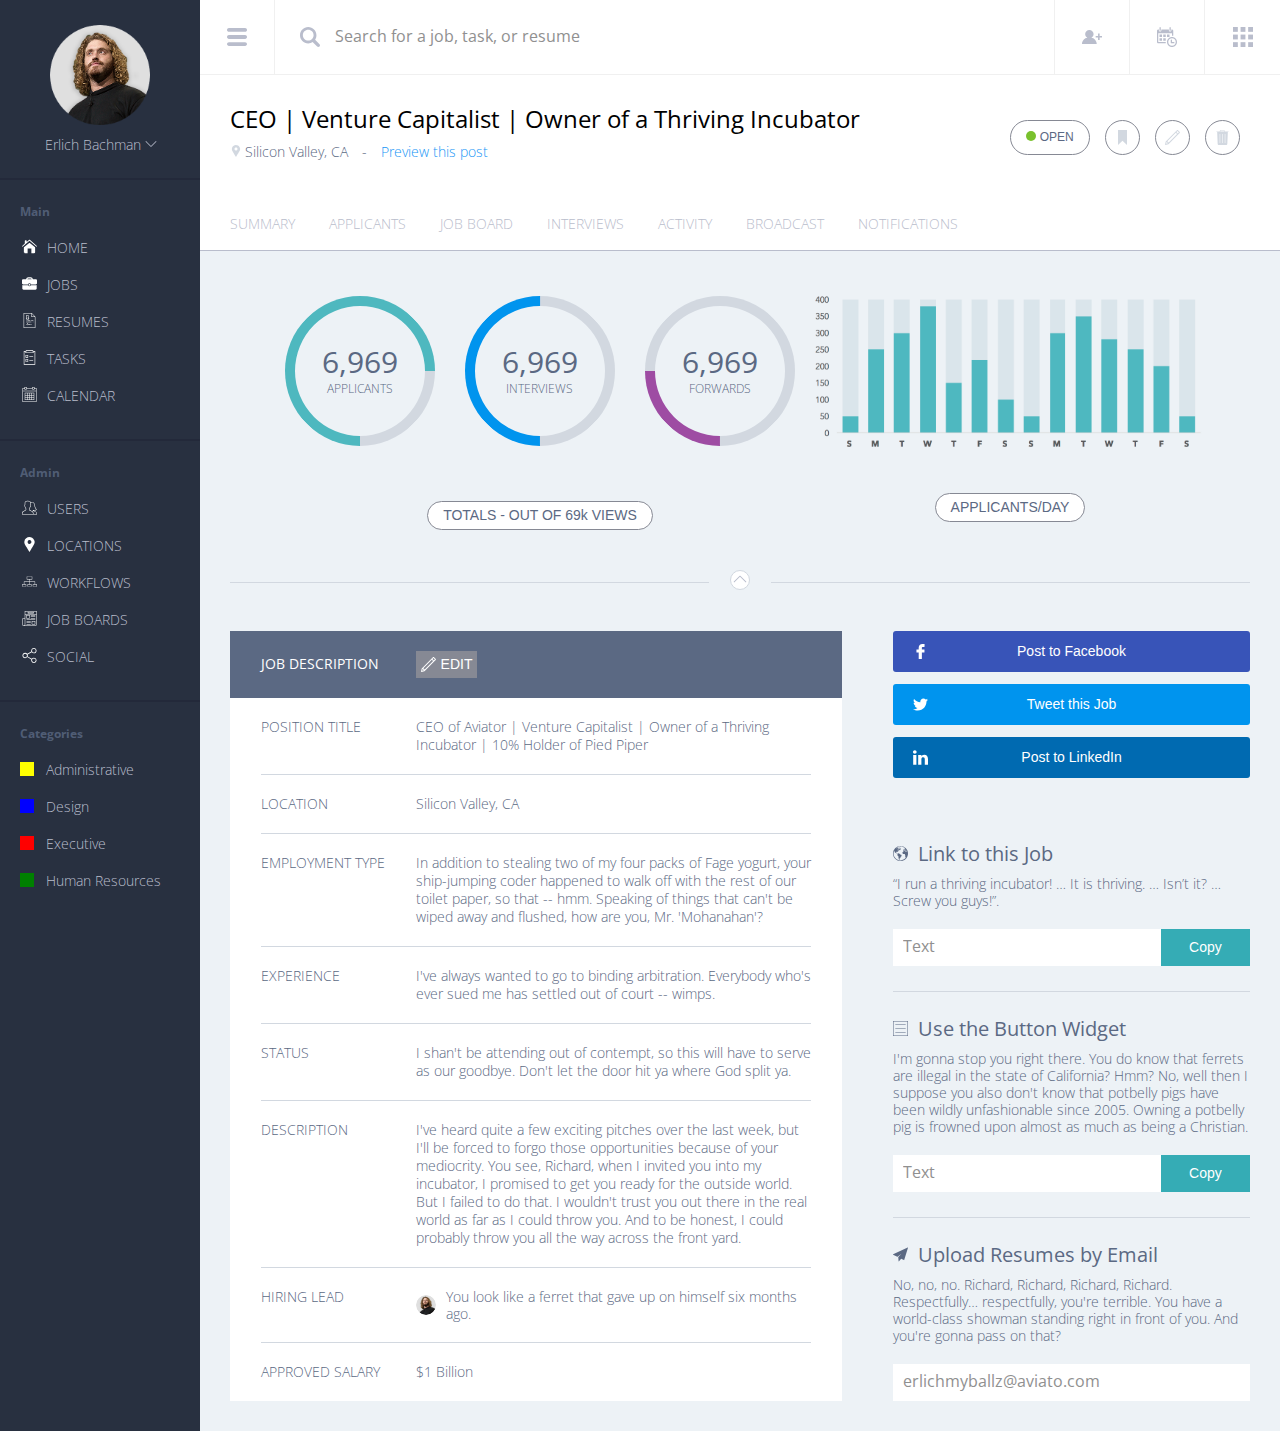
<file: index.html>
<!DOCTYPE html>
<html>
  <head>
    <title>Static Comp #3</title>
    <meta charset="utf-8">
    <meta name="viewport" content="width=device-width, initial-scale=1">
    <link rel="stylesheet" href="normalize.css">
    <link rel="stylesheet" href="finalstyles.css">
    <link href="https://fonts.googleapis.com/css?family=Open+Sans:300,400,700" rel="stylesheet">
  </head>
  <body>
    <sidebar class="sidebar">
      <header class="sidebar-top links">
        <img class="profile-picture" src="assets/erlich.png" alt="Headshot of Erlich Bachman">
        <p class="profile-title">Erlich Bachman</p>
        <img src="assets/drop-down-arrow.svg" class="drop-down-arrow" alt="Drop Down Arrow Icon">
      </header>
      <div class="sidebar-main links">
        <h3 class="sidebar-title">Main</h3>
        <a href='#' class="sidebar-link home">HOME</a>
        <a href="#" class="sidebar-link jobs" >JOBS</a>
        <a href="#" class="sidebar-link resumes">RESUMES</a>
        <a href="#" class="sidebar-link tasks">TASKS</a>
        <a href="#" class="sidebar-link calendar">CALENDAR</a>
      </div>
      <div class="sidebar-admin links">
        <h3 class="sidebar-title">Admin</h3>
        <a href="#" class="sidebar-link users">USERS</a>
        <a href="#" class="sidebar-link locations">LOCATIONS</a>
        <a href="#" class="sidebar-link workflows">WORKFLOWS</a>
        <a href="#" class="sidebar-link job-boards">JOB BOARDS</a>
        <a href="#" class="sidebar-link social">SOCIAL</a>
      </div>
      <div class="sidebar-boxes links">
        <h3 class="sidebar-title">Categories</h3>
        <label class="cb-title">
          <input class="sidebar-checkbox" type="checkbox" id="administrative">
          Administrative
        </label>
        <label class="cb-title">
          <input class="sidebar-checkbox" type="checkbox" id="design">
          Design
        </label>

        <label class="cb-title">
          <input class="sidebar-checkbox" type="checkbox" id="executive">
          Executive
        </label>

        <label class="cb-title">
          <input class="sidebar-checkbox" type="checkbox" id="hr">
          Human Resources
        </label>
      </div>
    </sidebar>
    <main>
      <nav class="top">
        <input class="top-item hamburger-icon" type="button">
        <input class="top-item search" type="search" placeholder="Search for a job, task, or resume">
        <input class="top-item new-profile-icon" type="button">
        <input class="top-item calendar-icon" type="button">
        <input class="top-item grid-icon" type="button">
      </nav>
      <header class="title-header">
        <div class="title-box">
          <h1 class="job-title">CEO | Venture Capitalist | Owner of a Thriving Incubator</h1>
          <p class="headquarters">Silicon Valley, CA</p>
          <p class="title-divider">-</p>
          <a class="preview" href="#">Preview this post</a>
        </div>
        <div class="header-btn-container">
          <button class="title-btn open-btn" type="button" name="open">
            <div class="open-dot"></div>
            OPEN
          </button>
          <button class="title-btn bookmark-btn" type="button" name="flag"></button>
          <button class="title-btn edit-btn" type="button" name="edit"></button>
          <button class="title-btn delete-btn" type="button" name="delete"></button>
        </div>
      </header>
      <section class="tab-bar">
        <a class="tab summary-tab" href="">SUMMARY</a>
        <a class="tab applicants-tab" href="">APPLICANTS</a>
        <a class="tab job-tab" href="">JOB BOARD</a>
        <a class="tab more" href="">MORE ...</a>
        <a class="tab interviews-tab" href="">INTERVIEWS</a>
        <a class="tab activity-tab" href="">ACTIVITY</a>
        <a class="tab broadcast-tab" href="">BROADCAST</a>
        <a class="tab notifications-tab" href="">NOTIFICATIONS</a>
      </section>
      <section class="top-main">
        <div class="chart-container">
          <div class="progress-charts">
            <div class="pie-chart applicants">
              <div class="pie-hole">
                <h2 class="chart-number">6,969</h2>
                <p class="chart-text">APPLICANTS</p>
              </div>
            </div>
            <div class="pie-chart interviews">
              <div class="pie-hole">
                <h2 class="chart-number">6,969</h2>
                <p class="chart-text">INTERVIEWS</p>
              </div>
            </div>
            <div class="pie-chart forwards">
              <div class="pie-hole">
                <h2 class="chart-number">6,969</h2>
                <p class="chart-text">FORWARDS</p>
              </div>
            </div>
          </div>
          <button class="chart-btn" type="button">TOTALS - OUT OF 69k VIEWS</button>
        </div>
        <div class="graph">
          <img class="graph-image" src="assets/graph.png" alt="Bar Graph Showing Applicants Per Day">
          <button class="chart-btn" type="button">APPLICANTS/DAY</button>
        </div>
      </section>
      <div class="divider">
        <hr>
        <div class="divider-arrow">
          <img src="assets/drop-down-arrow.svg" class="up-arrow">
        </div>
        <hr>
      </div>
      <section class="bottom-main">
        <table>
          <thead>
            <tr>
              <th class="table-header">JOB DESCRIPTION</th>
              <th><button class="table-btn edit" type="button" name="edit">EDIT</button></th>
            </tr>
          </thead>
          <tbody>
            <tr>
              <td class="table-title">POSITION TITLE</td>
              <td class="table-description">CEO of Aviator | Venture Capitalist | Owner of a Thriving Incubator | 10% Holder of Pied Piper</td>
            </tr>
            <tr>
              <td class="table-title">LOCATION</td>
              <td class="table-description">Silicon Valley, CA</td>
            </tr>
            <tr>
              <td class="table-title">EMPLOYMENT TYPE</td>
              <td class="table-description">In addition to stealing two of my four packs of Fage yogurt, your ship-jumping coder happened to walk off with the rest of our toilet paper, so that -- hmm. Speaking of things that can't be wiped away and flushed, how are you, Mr. 'Mohanahan'?</td>
            </tr>
            <tr>
              <td class="table-title">EXPERIENCE</td>
              <td class="table-description">I've always wanted to go to binding arbitration. Everybody who's ever sued me has settled out of court -- wimps.</td>
            </tr>
            <tr>
              <td class="table-title">STATUS</td>
              <td class="table-description">I shan't be attending out of contempt, so this will have to serve as our goodbye. Don't let the door hit ya where God split ya.</td>
            </tr>
            <tr>
              <td class="table-title">DESCRIPTION</td>
              <td class="table-description">
                I've heard quite a few exciting pitches over the last week, but I'll be forced to forgo those opportunities because of your mediocrity. You see, Richard, when I invited you into my incubator, I promised to get you ready for the outside world. But I failed to do that. I wouldn't trust you out there in the real world as far as I could throw you. And to be honest, I could probably throw you all the way across the front yard.
              </td>
            </tr>
            <tr>
              <td class="table-title">HIRING LEAD</td>
              <td class="table-description photo-box">
                <img class="hire-photo" src="assets/erlich.png" alt="Headshot of Erlich Bachman">
                <p>You look like a ferret that gave up on himself six months ago.</p>
              </td>
            </tr>
            <tr>
              <td class="table-title">APPROVED SALARY</td>
              <td class="table-description salary">$1 Billion</td>
            </tr>
          </tbody>
        </table>
        <section class="social-box">
          <article class="social-container">
            <button class="social-media facebook"type="button">Post to Facebook</button>
            <button class="social-media twitter"type="button">Tweet this Job</button>
            <button class="social-media linkedin"type="button">Post to LinkedIn</button>
          </article>
          <article class="share">
            <div class="copy-input">
              <h2 class="share-title link-to-job">Link to this Job</h2>
              <p class="share-text">“I run a thriving incubator! … It is thriving. … Isn’t it? … Screw you guys!”.</p>
              <div class="copy-box">
                <input class="copy-text" type="text" placeholder="Text">
                <button class="copy-btn" type="button">Copy</button>
              </div>
            </div>
            <div class="copy-input">
              <h2 class="share-title widget">Use the Button Widget</h2>
              <p class="share-text">I'm gonna stop you right there. You do know that ferrets are illegal in the state of California? Hmm? No, well then I suppose you also don't know that potbelly pigs have been wildly unfashionable since 2005. Owning a potbelly pig is frowned upon almost as much as being a Christian. </p>
              <div class="copy-box">
                <input class="copy-text" type="text" placeholder="Text">
                <button class="copy-btn" type="button">Copy</button>
              </div>
            </div>
            <div class="copy-input">
              <h2 class="share-title upload">Upload Resumes by Email</h2>
              <p class="share-text">No, no, no. Richard, Richard, Richard, Richard. Respectfully… respectfully, you're terrible. You have a world-class showman standing right in front of you. And you're gonna pass on that?</p>
              <input class="copy-text" type="text" placeholder="erlichmyballz@aviato.com">
            </div>
          </article>
        </section>
      </section>
    </main>
  </body>
</html>
</file>
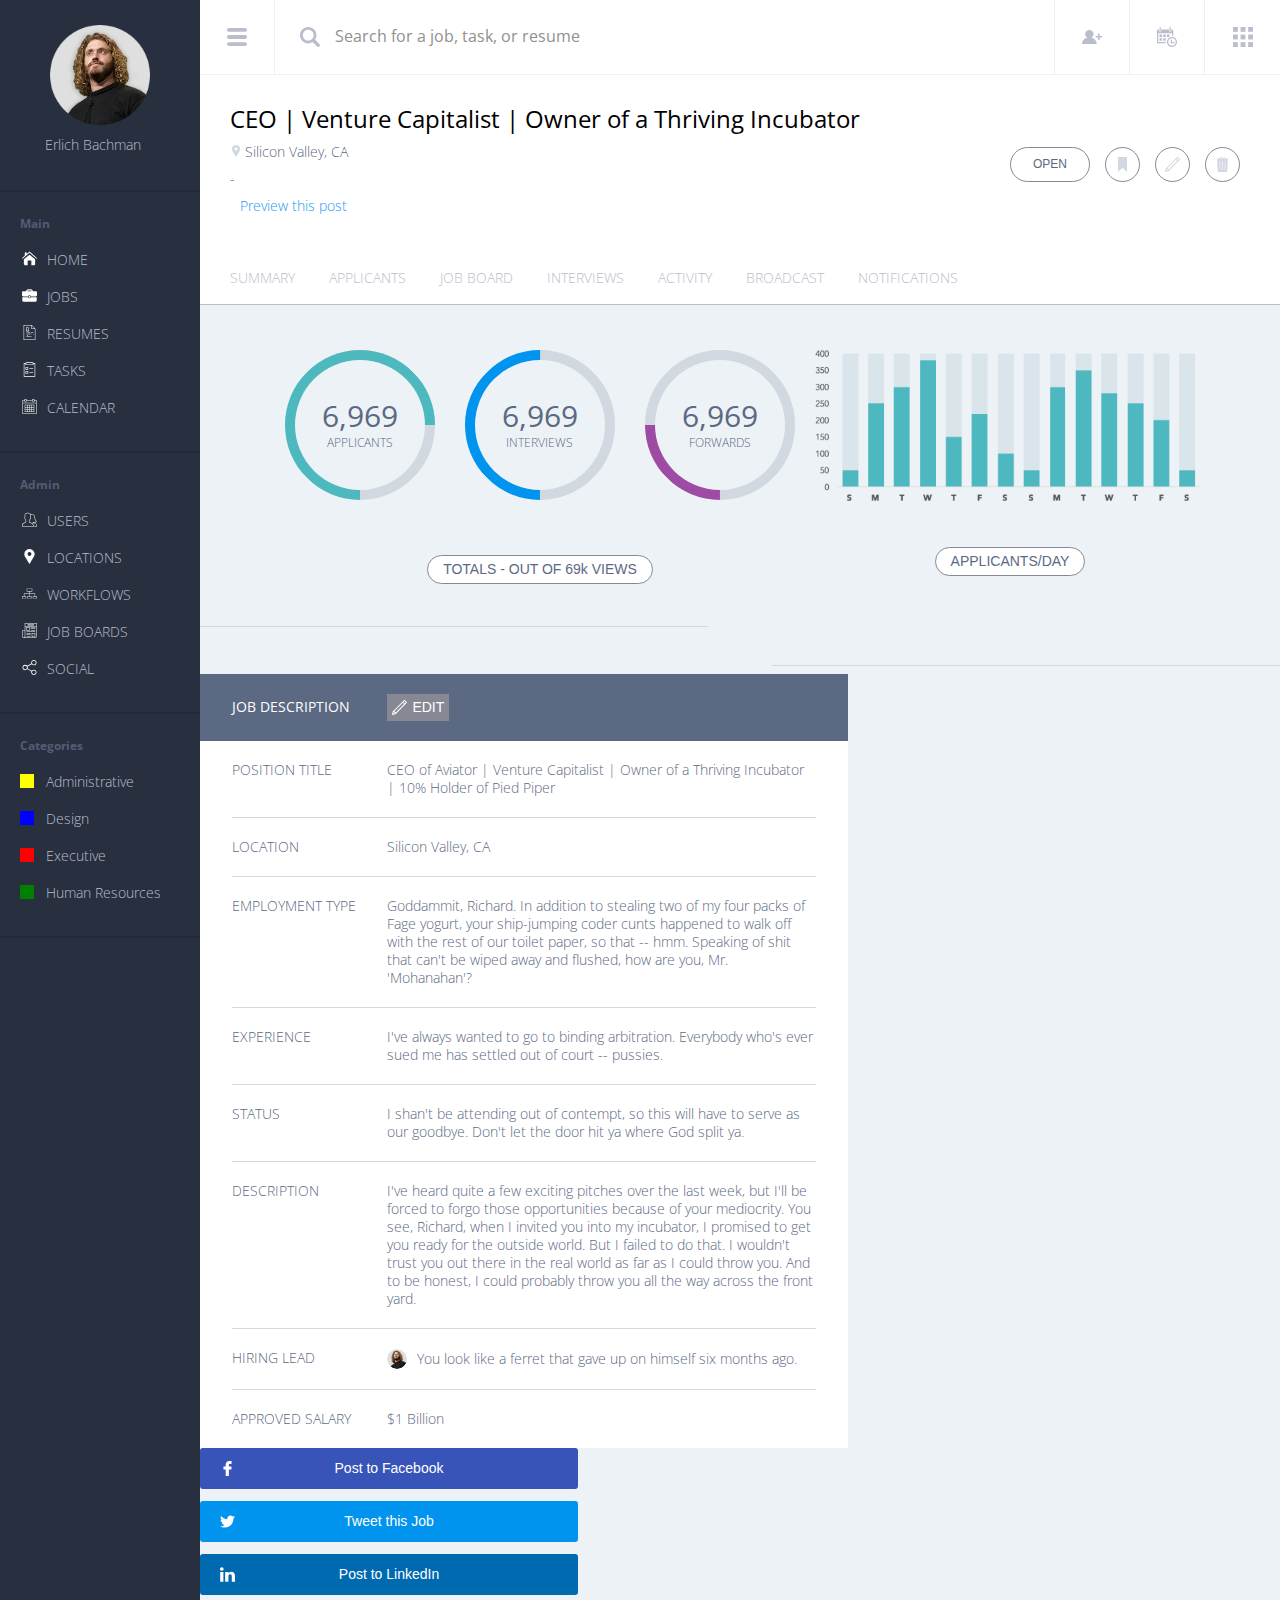
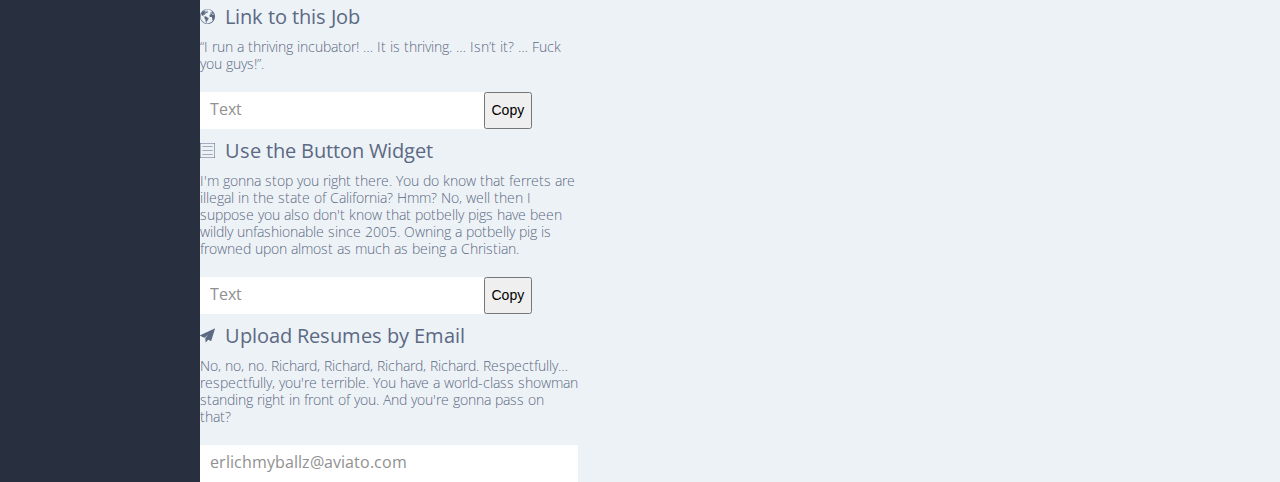
<file: finalindex.html>
<!DOCTYPE html>
<html>
  <head>
    <title>Static Comp #3</title>
    <meta charset="utf-8">
    <meta name="viewport" content="width=device-width, initial-scale=1">
    <link rel="stylesheet" href="normalize.css">
    <link rel="stylesheet" href="finalstyles.css">
    <link href="https://fonts.googleapis.com/css?family=Open+Sans:300,400,700" rel="stylesheet">
  </head>
  <body>
    <sidebar class="sidebar">
      <header class="sidebar-top links">
        <img class="profile-picture" src="assets/erlich.png" alt="Headshot of Erlich Bachman">
        <p class="profile-title">Erlich Bachman</p>
        <div class="arrow drop-down-arrow"></div>
      </header>
      <div class="sidebar-main links">
        <h3 class="sidebar-title">Main</h3>
        <a href='#' class="sidebar-link home">HOME</a>
        <a href="#" class="sidebar-link jobs" >JOBS</a>
        <a href="#" class="sidebar-link resumes">RESUMES</a>
        <a href="#" class="sidebar-link tasks">TASKS</a>
        <a href="#" class="sidebar-link calendar">CALENDAR</a>
      </div>
      <div class="sidebar-admin links">
        <h3 class="sidebar-title">Admin</h3>
        <a href="#" class="sidebar-link users">USERS</a>
        <a href="#" class="sidebar-link locations">LOCATIONS</a>
        <a href="#" class="sidebar-link workflows">WORKFLOWS</a>
        <a href="#" class="sidebar-link job-boards">JOB BOARDS</a>
        <a href="#" class="sidebar-link social">SOCIAL</a>
      </div>
      <div class="sidebar-categories links">
        <h3 class="sidebar-title">Categories</h3>
        <label class="cb-title">
          <input class="sidebar-checkbox" type="checkbox" id="administrative">
          Administrative
        </label>
        <label class="cb-title">
          <input class="sidebar-checkbox" type="checkbox" id="design">
          Design
        </label>

        <label class="cb-title">
          <input class="sidebar-checkbox" type="checkbox" id="executive">
          Executive
        </label>

        <label class="cb-title">
          <input class="sidebar-checkbox" type="checkbox" id="hr">
          Human Resources
        </label>
      </div>
    </sidebar>
    <main>
      <nav class="top">
        <input class="top-item hamburger-icon" type="button">
        <input class="top-item search" type="search" placeholder="Search for a job, task, or resume">
        <input class="top-item new-profile-icon" type="button">
        <input class="top-item calendar-icon" type="button">
        <input class="top-item grid-icon" type="button">
      </nav>
      <header class="title-header">
        <div class="title-box">
          <h1 class="job-title">CEO | Venture Capitalist | Owner of a Thriving Incubator</h1>
          <p class="headquarters">Silicon Valley, CA</p>
          <p class="title-separator">-</p>
          <a class="preview" href="#">Preview this post</a>
        </div>
        <div class="header-btn-container">
          <button class="title-btn open-btn" type="button" name="open">
            <div class="status-circle"></div>
            OPEN
          </button>
          <button class="title-btn bookmark-btn" type="button" name="flag"></button>
          <button class="title-btn edit-btn" type="button" name="edit"></button>
          <button class="title-btn delete-btn" type="button" name="delete"></button>
        </div>
      </header>
      <section class="tab-bar">
        <a class="tab summary-tab" href="">SUMMARY</a>
        <a class="tab applicants-tab" href="">APPLICANTS</a>
        <a class="tab job-tab" href="">JOB BOARD</a>
        <a class="tab more" href="">MORE ...</a>
        <a class="tab interviews-tab" href="">INTERVIEWS</a>
        <a class="tab activity-tab" href="">ACTIVITY</a>
        <a class="tab broadcast-tab" href="">BROADCAST</a>
        <a class="tab notifications-tab" href="">NOTIFICATIONS</a>
      </section>
      <section class="top-main">
        <div class="chart-container">
          <div class="progress-charts">
            <div class="pie-chart applicants">
              <div class="pie-hole">
                <h2 class="chart-number">6,969</h2>
                <p class="chart-text">APPLICANTS</p>
              </div>
            </div>
            <div class="pie-chart interviews">
              <div class="pie-hole">
                <h2 class="chart-number">6,969</h2>
                <p class="chart-text">INTERVIEWS</p>
              </div>
            </div>
            <div class="pie-chart forwards">
              <div class="pie-hole">
                <h2 class="chart-number">6,969</h2>
                <p class="chart-text">FORWARDS</p>
              </div>
            </div>
          </div>
          <button class="chart-btn" type="button">TOTALS - OUT OF 69k VIEWS</button>
        </div>
        <div class="graph">
          <img class="graph-image" src="assets/graph.png" alt="Bar Graph Showing Applicants Per Day">
          <button class="chart-btn" type="button">APPLICANTS/DAY</button>
        </div>
      </section>
      <div class="separator">
        <hr>
        <div class="arrow up-arrow"></div>
        <hr>
      </div>
      <section class="table-contact">
        <table>
          <thead>
            <tr>
              <th class="table-header">JOB DESCRIPTION</th>
              <th><button class="table-btn edit" type="button" name="edit">EDIT</button></th>
            </tr>
          </thead>
          <tbody>
            <tr>
              <td class="table-title">POSITION TITLE</td>
              <td class="table-description">CEO of Aviator | Venture Capitalist | Owner of a Thriving Incubator | 10% Holder of Pied Piper</td>
            </tr>
            <tr>
              <td class="table-title">LOCATION</td>
              <td class="table-description">Silicon Valley, CA</td>
            </tr>
            <tr>
              <td class="table-title">EMPLOYMENT TYPE</td>
              <td class="table-description">Goddammit, Richard. In addition to stealing two of my four packs of Fage yogurt, your ship-jumping coder cunts happened to walk off with the rest of our toilet paper, so that -- hmm. Speaking of shit that can't be wiped away and flushed, how are you, Mr. 'Mohanahan'?</td>
            </tr>
            <tr>
              <td class="table-title">EXPERIENCE</td>
              <td class="table-description">I've always wanted to go to binding arbitration. Everybody who's ever sued me has settled out of court -- pussies.</td>
            </tr>
            <tr>
              <td class="table-title">STATUS</td>
              <td class="table-description">I shan't be attending out of contempt, so this will have to serve as our goodbye. Don't let the door hit ya where God split ya.</td>
            </tr>
            <tr>
              <td class="table-title">DESCRIPTION</td>
              <td class="table-description">
                I've heard quite a few exciting pitches over the last week, but I'll be forced to forgo those opportunities because of your mediocrity. You see, Richard, when I invited you into my incubator, I promised to get you ready for the outside world. But I failed to do that. I wouldn't trust you out there in the real world as far as I could throw you. And to be honest, I could probably throw you all the way across the front yard.
              </td>
            </tr>
            <tr>
              <td class="table-title">HIRING LEAD</td>
              <td class="table-description photo-box">
                <img class="hire-photo" src="assets/erlich.png" alt="Headshot of Erlich Bachman">
                <p>You look like a ferret that gave up on himself six months ago.</p>
              </td>
            </tr>
            <tr>
              <td class="table-title">APPROVED SALARY</td>
              <td class="table-description salary">$1 Billion</td>
            </tr>
          </tbody>
        </table>
        <section class="social-box">
          <article class="social-container">
            <button class="social-media facebook"type="button">Post to Facebook</button>
            <button class="social-media twitter"type="button">Tweet this Job</button>
            <button class="social-media linkedin"type="button">Post to LinkedIn</button>
          </article>
          <article class="share">
            <div class="job-link-container">
              <h2 class="share-title link-to-job">Link to this Job</h2>
              <p class="share-text">“I run a thriving incubator! … It is thriving. … Isn’t it? … Fuck you guys!”.</p>
              <div class="copy-box">
                <input class="copy-text" type="text" placeholder="Text">
                <button class="save-text-btn" type="button">Copy</button>
              </div>
            </div>
            <div class="job-link-container">
              <h2 class="share-title widget">Use the Button Widget</h2>
              <p class="share-text">I'm gonna stop you right there. You do know that ferrets are illegal in the state of California? Hmm? No, well then I suppose you also don't know that potbelly pigs have been wildly unfashionable since 2005. Owning a potbelly pig is frowned upon almost as much as being a Christian. </p>
              <div class="copy-box">
                <input class="copy-text" type="text" placeholder="Text">
                <button class="save-text-btn" type="button">Copy</button>
              </div>
            </div>
            <div class="job-link-container">
              <h2 class="share-title upload">Upload Resumes by Email</h2>
              <p class="share-text">No, no, no. Richard, Richard, Richard, Richard. Respectfully… respectfully, you're terrible. You have a world-class showman standing right in front of you. And you're gonna pass on that?</p>
              <input class="copy-text" type="text" placeholder="erlichmyballz@aviato.com">
            </div>
          </article>
        </section>
      </section>
    </main>
  </body>
</html>
</file>
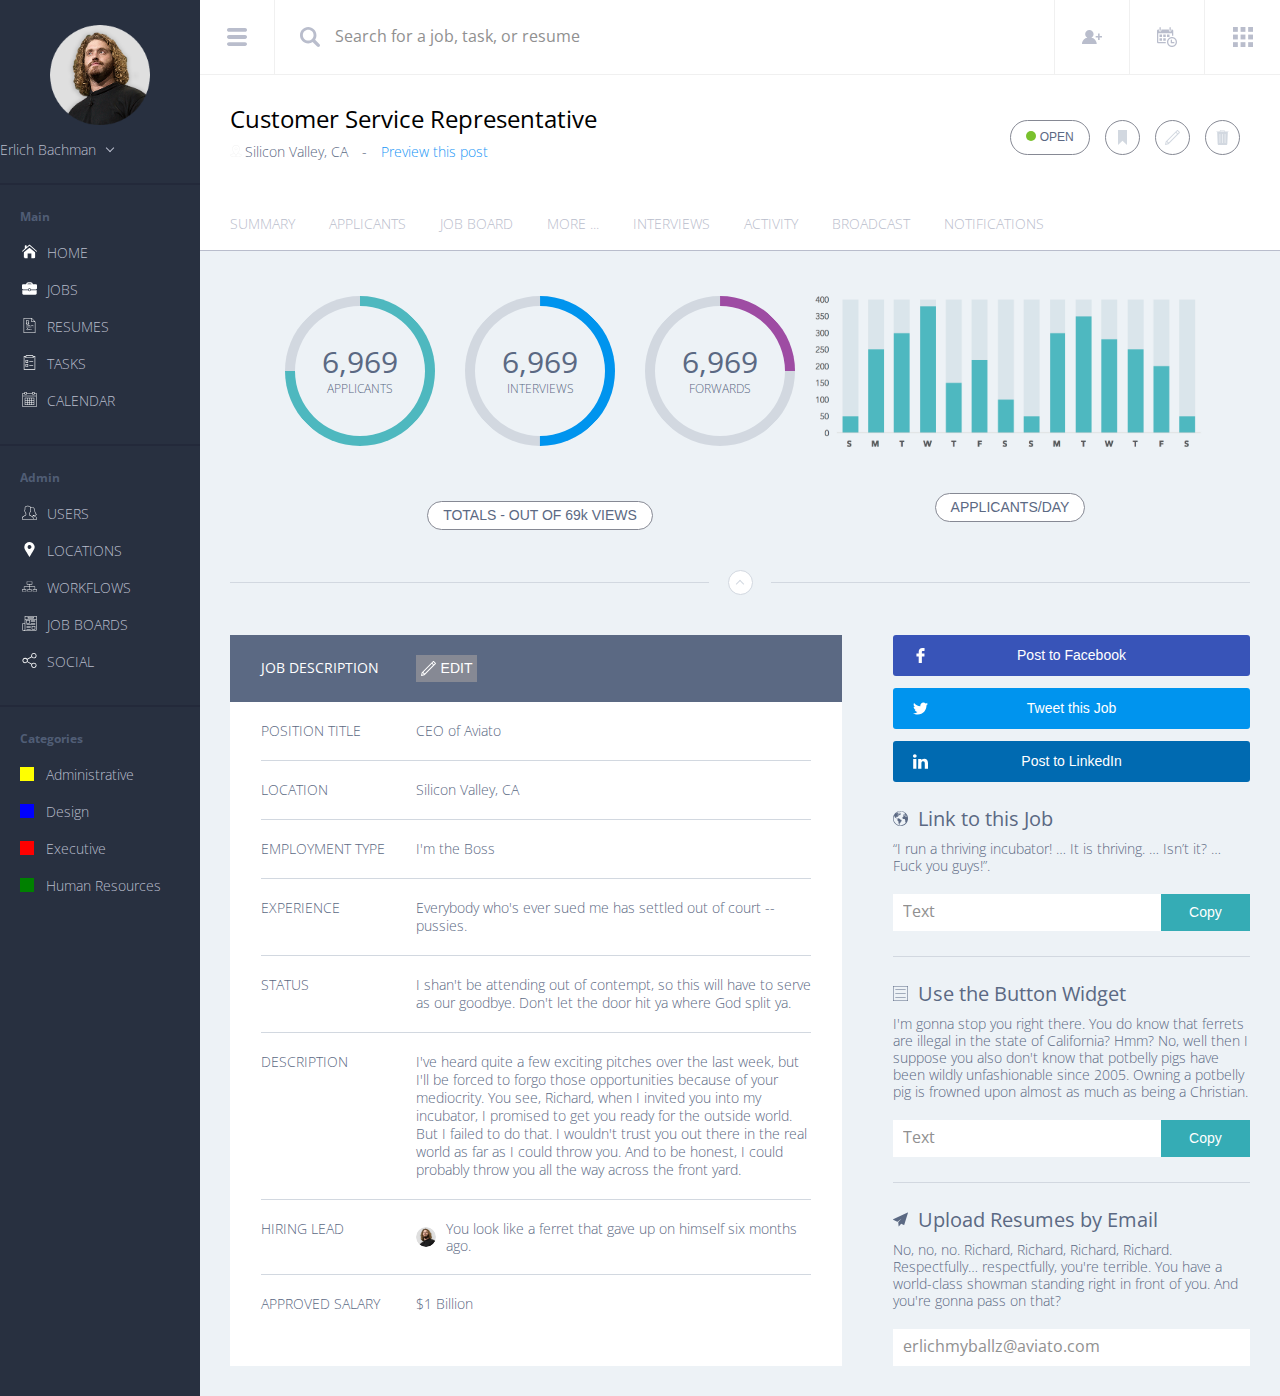
<file: index2.html>
<!DOCTYPE html>
<html>
  <head>
    <title>Comp Challenge 3</title>
    <meta charset="utf-8">
    <meta name="viewport" content="width=device-width, initial-scale=1">
    <link rel="stylesheet" href="normalize.css">
    <link rel="stylesheet" href="style2.css">
    <link href="https://fonts.googleapis.com/css?family=Open+Sans:300,400,700" rel="stylesheet">
  </head>
  <body>
    <sidebar class="sidebar">
      <header class="sidebar-top links">
        <img class="profile-picture" src="assets/erlich.png" alt="Headshot of Erlich Bachman">
        <p class="profile-title">Erlich Bachman</p>
        <div class="arrow drop-down-arrow"></div>
      </header>
      <div class="sidebar-main links">
        <h3 class="sidebar-title">Main</h3>
        <a href='#' class="sidebar-link home">HOME</a>
        <a href="#" class="sidebar-link jobs" >JOBS</a>
        <a href="#" class="sidebar-link resumes">RESUMES</a>
        <a href="#" class="sidebar-link tasks">TASKS</a>
        <a href="#" class="sidebar-link calendar">CALENDAR</a>
      </div>
      <div class="sidebar-admin links">
        <h3 class="sidebar-title">Admin</h3>
        <a href="#" class="sidebar-link users">USERS</a>
        <a href="#" class="sidebar-link locations">LOCATIONS</a>
        <a href="#" class="sidebar-link workflows">WORKFLOWS</a>
        <a href="#" class="sidebar-link job-boards">JOB BOARDS</a>
        <a href="#" class="sidebar-link social">SOCIAL</a>
      </div>
      <div class="sidebar-categories links">
        <h3 class="sidebar-title">Categories</h3>
        <label class="cb-title">
          <input class="sidebar-checkbox" type="checkbox" id="administrative">
          Administrative
        </label>
        <label class="cb-title">
          <input class="sidebar-checkbox" type="checkbox" id="design">
          Design
        </label>

        <label class="cb-title">
          <input class="sidebar-checkbox" type="checkbox" id="executive">
          Executive
        </label>

        <label class="cb-title">
          <input class="sidebar-checkbox" type="checkbox" id="hr">
          Human Resources
        </label>
      </div>
    </sidebar>
    <main>
      <nav class="top">
        <input class="top-item hamburger-icon" type="button">
        <input class="top-item search" type="search" placeholder="Search for a job, task, or resume">
        <input class="top-item new-profile-icon" type="button">
        <input class="top-item calendar-icon" type="button">
        <input class="top-item grid-icon" type="button">
      </nav>
      <header class="title-header">
        <div class="title-box">
          <h1 class="job-title">Customer Service Representative</h1>
          <p class="headquarters">Silicon Valley, CA</p>
          <p class="title-separator">-</p>
          <a class="preview" href="#">Preview this post</a>
        </div>
        <div class="header-btn-container">
          <button class="title-btn open-btn" type="button" name="open">
            <div class="status-circle"></div>
            OPEN
          </button>
          <button class="title-btn bookmark-btn" type="button" name="flag"></button>
          <button class="title-btn edit-btn" type="button" name="edit"></button>
          <button class="title-btn delete-btn" type="button" name="delete"></button>
        </div>
      </header>
      <section class="tab-bar">
        <a class="tab summary-tab" href="">SUMMARY</a>
        <a class="tab applicants-tab" href="">APPLICANTS</a>
        <a class="tab job-tab" href="">JOB BOARD</a>
        <a class="tab more" href="">MORE ...</a>
        <a class="tab interviews-tab" href="">INTERVIEWS</a>
        <a class="tab activity-tab" href="">ACTIVITY</a>
        <a class="tab broadcast-tab" href="">BROADCAST</a>
        <a class="tab notifications-tab" href="">NOTIFICATIONS</a>
      </section>
      <section class="top-main">
        <div class="chart-container">
          <div class="progress-charts">
            <div class="pie-chart applicants">
              <div class="pie-hole">
                <h2 class="chart-number">6,969</h2>
                <p class="chart-text">APPLICANTS</p>
              </div>
            </div>
            <div class="pie-chart interviews">
              <div class="pie-hole">
                <h2 class="chart-number">6,969</h2>
                <p class="chart-text">INTERVIEWS</p>
              </div>
            </div>
            <div class="pie-chart forwards">
              <div class="pie-hole">
                <h2 class="chart-number">6,969</h2>
                <p class="chart-text">FORWARDS</p>
              </div>
            </div>
          </div>
          <button class="chart-btn" type="button">TOTALS - OUT OF 69k VIEWS</button>
        </div>
        <div class="graph">
          <img class="graph-image" src="assets/graph.png" alt="Bar Graph Showing Applicants Per Day">
          <button class="chart-btn" type="button">APPLICANTS/DAY</button>
        </div>
      </section>
      <div class="separator">
        <hr>
        <div class="arrow up-arrow"></div>
        <hr>
      </div>
      <section class="table-contact">
        <table>
          <thead>
            <tr>
              <th class="table-header">JOB DESCRIPTION</th>
              <th><button class="table-btn edit" type="button" name="edit">EDIT</button></th>
            </tr>
          </thead>
          <tbody>
            <tr>
              <td class="table-title">POSITION TITLE</td>
              <td class="table-description">CEO of Aviato</td>
            </tr>
            <tr>
              <td class="table-title">LOCATION</td>
              <td class="table-description">Silicon Valley, CA</td>
            </tr>
            <tr>
              <td class="table-title">EMPLOYMENT TYPE</td>
              <td class="table-description">I'm the Boss</td>
            </tr>
            <tr>
              <td class="table-title">EXPERIENCE</td>
              <td class="table-description">Everybody who's ever sued me has settled out of court -- pussies.</td>
            </tr>
            <tr>
              <td class="table-title">STATUS</td>
              <td class="table-description">I shan't be attending out of contempt, so this will have to serve as our goodbye. Don't let the door hit ya where God split ya.</td>
            </tr>
            <tr>
              <td class="table-title">DESCRIPTION</td>
              <td class="table-description">
                I've heard quite a few exciting pitches over the last week, but I'll be forced to forgo those opportunities because of your mediocrity. You see, Richard, when I invited you into my incubator, I promised to get you ready for the outside world. But I failed to do that. I wouldn't trust you out there in the real world as far as I could throw you. And to be honest, I could probably throw you all the way across the front yard.
              </td>
            </tr>
            <tr>
              <td class="table-title">HIRING LEAD</td>
              <td class="table-description photo-box">
                <img class="hire-photo" src="assets/erlich.png" alt="Headshot of Erlich Bachman">
                <p>You look like a ferret that gave up on himself six months ago.</p>
              </td>
            </tr>
            <tr>
              <td class="table-title">APPROVED SALARY</td>
              <td class="table-description salary">$1 Billion</td>
            </tr>
          </tbody>
        </table>
        <section class="social-box">
          <article class="social-container">
            <button class="social-media facebook"type="button">Post to Facebook</button>
            <button class="social-media twitter"type="button">Tweet this Job</button>
            <button class="social-media linkedin"type="button">Post to LinkedIn</button>
          </article>
          <article class="share">
            <div class="job-link-container">
              <h2 class="share-title link-to-job">Link to this Job</h2>
              <p class="share-text">“I run a thriving incubator! … It is thriving. … Isn’t it? … Fuck you guys!”.</p>
              <div class="copy-box">
                <input class="copy-text" type="text" placeholder="Text">
                <button class="save-text-btn" type="button">Copy</button>
              </div>
            </div>
            <div class="job-link-container">
              <h2 class="share-title widget">Use the Button Widget</h2>
              <p class="share-text">I'm gonna stop you right there. You do know that ferrets are illegal in the state of California? Hmm? No, well then I suppose you also don't know that potbelly pigs have been wildly unfashionable since 2005. Owning a potbelly pig is frowned upon almost as much as being a Christian. </p>
              <div class="copy-box">
                <input class="copy-text" type="text" placeholder="Text">
                <button class="save-text-btn" type="button">Copy</button>
              </div>
            </div>
            <div class="job-link-container">
              <h2 class="share-title upload">Upload Resumes by Email</h2>
              <p class="share-text">No, no, no. Richard, Richard, Richard, Richard. Respectfully… respectfully, you're terrible. You have a world-class showman standing right in front of you. And you're gonna pass on that?</p>
              <input class="copy-text" type="text" placeholder="erlichmyballz@aviato.com">
            </div>
          </article>
        </section>
      </section>
    </main>
  </body>
</html>
</file>
<file: finalstyles.css>
* {
  box-sizing: border-box;
}

html,
body {
  padding: 0;
  margin: 0;
  width: 100%;
  min-height: 100%;
  font-family: 'Open Sans', sans-serif;
  font-weight: 300;
}

body {
  display: flex;
}

h1, h2, h3, p {
  margin: 0;
  padding: 0;
}

h2, h3, p, a, input, label, td {
  color: #5B6983;
}

h1 {
  font-weight: 400;
  font-size: 24px;
}

h2 {
  font-weight: 400;
  font-size: 20px;
}

h3 {
  font-size: 12px;
}

p, a, input, label, td, button {
  font-size: 14px;
  line-height: 17px;
}

a{
  text-decoration: none;
  display: block;
}

main,
.sidebar {
  min-height: 100%;
}

/**********************
********Side Bar*******
***********************/

.sidebar {
  width: 200px;
  min-width: 200px;
  background-color: #283040;
  color: #B9BDCC;
  transition: 200ms;
}

.profile-title {
  color: #B9BDCC;
  display: inline-block;
  margin-left: 45px;
}

.drop-down-arrow {
  height: 12px;
}

.sidebar-profile.links {
  height: 150px;
  padding-top: 25px;
  text-align: center;
}

.links {
  padding: 25px 0;
  border-bottom: solid 2px #23293A;
}

.sidebar-boxes {
  border-bottom: none;
}

.profile-picture {
  display: block;
  width: 50%;
  margin: 0 auto 10px;
}

.sidebar-title {
  padding-left: 20px;
  margin-bottom: 10px;
  opacity: .8;
}

.sidebar-link {
  display: block;
  padding: 10px 0 10px 45px;
  border-left: 2px solid transparent;
  background-position-y: 46%;
  background-position-x: 20px;
  background-repeat: no-repeat;
  background-size: 15px;
  color: #B9BDCC;
}

.home {background-image: url("assets/013-home-interface.svg")}
.jobs {background-image: url("assets/012-vintage.svg")}
.resumes {background-image: url("assets/011-resume.svg")}
.tasks {background-image: url("assets/010-clipboard.svg")}
.calendar {background-image: url("assets/009-calendar.svg")}
.users {background-image: url("assets/008-users.svg")}
.locations {background-image: url("assets/007-locations.svg")}
.workflows {background-image: url("assets/006-workflow.svg")}
.job-boards {background-image: url("assets/005-newspaper.svg")}
.social {background-image: url("assets/004-share.svg")}


.sidebar-link:hover {
  border-left: 2px solid #0094EE;
  background-color: #242B3A;
  color: #fff;
}

.cb-title {
  padding: 10px;
  display: block;
  color: #B9BDCC;
}

input[type="checkbox"] {
  display: inline-block;
  -webkit-appearance:none;
  height: 14px;
  width: 14px;
  cursor:pointer;
  position:relative;
  margin: 0 8px 2px 10px;
  vertical-align: bottom;
}

input[type="checkbox"]:before,
input[type="checkbox"]:checked:before {
  position:absolute;
  top:0;
  left:0;
  width:100%;
  height:100%;
  text-align:center;
  color: black;
}

input[type="checkbox"]:checked:before {
 content: '✔';
}

#administrative {background-color: yellow}
#design {background-color: blue}
#executive {background-color: red}
#hr {background-color: green}



/**********************
**********Main*********
***********************/

main {
  width: 100%;
  background-color: #EDF2F6;
}

.top,
.title-header,
.tab-bar {
  background-color: #fff;
}

.top {
  display: flex;
  height: 75px;
  border-bottom: solid #F0F0F0 1px;
}

.top-item {
  height: 100%;
  width: 75px;
  background-color: inherit;
  background-repeat: no-repeat;
  background-size: 20px;
  background-position-y: 50%;
  background-position-x: 50%;
  border: none;
  border-right: solid #F0F0F0 1px;
}

.search {
  flex: 1;
}

.hamburger-icon {
  background-image: url("assets/hamburger-menu-grey.svg");
}

.search {
  padding-left: 60px;
  background-image: url("assets/search-icon-grey.svg");
  background-position-x: 25px;
  font-size: 16px;
}

::placeholder {
  font-size: 16px;
  font-family: 'Open Sans', sans-serif;
  opacity: .8;
}

.new-profile-icon {
  background-image: url("assets/add-user-grey.svg");
}

.calendar-icon {
  background-image: url("assets/header-calendar-grey.svg");
}

.grid-icon {
  background-image: url("assets/grid-menu-grey.svg");
  border-right: none;
}

.hamburger-icon:hover,
.new-profile-icon:hover,
.calendar-icon:hover,
.grid-icon:hover {
  background-color: #0094EE;
  cursor: pointer;
}

.hamburger-icon:hover {
  background-image: url("assets/hamburger-menu.svg");
}
.new-profile-icon:hover {
  background-image: url("assets/add-user.svg");
}
.calendar-icon:hover {
  background-image: url("assets/header-calendar.svg");
}
.grid-icon:hover {
  background-image: url("assets/grid-menu.svg");
}


/**********************
*********Header********
***********************/

.title-header {
  padding: 30px;
  display: flex;
  justify-content: space-between;
}

.headquarters,
.preview {
  display: inline-block;
  padding: 10px;
}

.headquarters {
  padding-left: 15px;
  background-image: url("assets/location-gray.svg");
  background-size: 12px;
  background-repeat: no-repeat;
  background-position-y: 50%;
}

.title-divider {
  display: inline-block;
}

.preview {
  color: #2096F6;
}

.header-btn-container {
  padding: 0 10px;
  display: flex;
  align-items: center;
  justify-content: space-around;
}

.title-btn {
  height: 35px;
  width: 35px;
  margin-left: 15px;
  border: solid #868994 1px;
  border-radius: 50%;
  background: none;
  background-size: 15px;
  background-repeat: no-repeat;
  background-position-x: 50%;
  background-position-y: 50%;
}

.bookmark-btn{background-image: url("assets/bookmark-grey.svg")}
.edit-btn{background-image: url("assets/pencil-grey.svg")}
.delete-btn{background-image: url("assets/garbage-grey.svg")}

.open-btn {
  margin-left: 0;
  width: 80px;
  border-radius: 25px;
  background: none;
  font-size: 12px;
  color: #5B6983;
}

.title-btn:hover {
  background-color: #0094EE;
  color: white;
  cursor: pointer;
}

.bookmark-btn:hover{background-image: url("assets/bookmark-white.svg")}
.edit-btn:hover{background-image: url("assets/pencil-white.svg")}
.delete-btn:hover{background-image: url("assets/garbage-white.svg")}

.open-dot {
  display: inline-block;
  background: #79C12D;
  border-radius: 50%;
  height: 10px;
  width: 10px;
}

/**********************
*********Tab Bar*******
***********************/

.tab-bar {
  padding: 0 30px;
  border-bottom: 1px solid #B9BDCC;
}

.tab {
  display: inline-block;
  padding: 15px 0;
  margin-right: 30px;
  border-bottom: solid #fff 3px;
  color: #B9BDCC;
}

.more {
  display: none;
  margin-right: 0;
}

.tab:hover {
  border-bottom: solid #2096F6 3px;
  color: #000;
}

.notifications-tab {
  margin-right: 0;
}

/**********************
********Top Main*******
***********************/

.top-main,
.divider,
.bottom-main {
  max-width: 1200px;
  margin: auto;
}


.top-main {
    display: flex;
    flex-wrap: wrap;
    justify-content: center;
    padding: 30px;
}

.progress-charts {
  display: flex;
  justify-content: center;
  align-items: center;
  flex-wrap: wrap;
}

.chart-btn {
  display: block;
  padding: 5px 15px;
  margin: 40px auto 0;
  border: solid #868994 1px;
  border-radius: 25px;
  background-color: #fff;
  color: #5B6983;
  cursor: pointer
}

.chart-btn:hover {
  border-color: #000;
  color: #000;
}

.pie-chart {
  display: flex;
  justify-content: center;
  flex-direction: column;
  transform: rotate(-135deg);
  text-align: center;
  height: 150px;
  width: 150px;
  border: 10px solid #D2D8E0;
  border-radius: 50%;
  margin: 15px;
}

.pie-hole {
  transform: rotate(135deg);
}

.applicants {
  border-color: #4EB8BF #4EB8BF #4EB8BF #D2D8E0;
}

.interviews {
  border-color: #0094EE #0094EE #D2D8E0 #D2D8E0;
}

.forwards {
  border-color: #9E4CA3 #D2D8E0 #D2D8E0 #D2D8E0;
}

.chart-number {
  font-size: 30px;
  font-weight: 400;
}

.chart-text {
  font-size: 12px;
}

.graph {
  display: flex;
  flex-direction: column;
  justify-content: center;
}

.graph-image {
  display: block;
  margin-left: auto;
  width: 400px;
  height: 165px;
}

.divider {
  display: flex;
  justify-content: space-between;
  max-width: 1200px;
  background-color: #EDF2F6;
  padding: 10px 30px;
}

hr {
  width: 47%;
  margin-top: 12px;
  border: none;
  border-bottom: 1px solid #D2D8E0;
}

hr:first-child {
  margin-left: 0;
}

.divider-arrow {
  width: 20px;
  height: 20px;
  text-align: center;
  border: 1px solid #D2D8E0;
  border-radius: 50%;
  background-color: #fff;
  cursor: pointer;
}

.up-arrow {
  display: inline-block;
  width: 14px;
  height: 14px;
  transform: rotate(180deg);
}

hr:last-child {
  margin-right: 0;
}



/**********************
******Stupid Table*****
***********************/

.bottom-main {
  display: flex;
  justify-content: space-between;
  max-width: 1200px;
  padding: 30px;
  background-color: #EDF2F6;
}

table {
  width: 60%;
  border-collapse: collapse;
  background-color: #fff;
}

thead {
  background-color: #5B6983;
  color: #fff;
}

th {
  min-width: 155px;
  padding: 20px 0;
  text-align: left;
  font-size: 14px;
  line-height: 26px;
  font-weight: 400;
  color: #fff;
}

.table-btn {
  padding: 5px;
  padding-left: 25px;
  border: none;
  background-color: #868994;
  background-image: url("assets/pencil-white.svg");
  background-size: 15px;
  background-position-y: 50%;
  background-position-x: 5px;
  background-repeat: no-repeat;
  color: #fff;
}

.table-btn:hover {
  cursor: pointer;
}

tr {
  display: flex;
  width: 90%;
  margin: 0 auto;
  border-bottom: 1px solid #D2D8E0;
}

td {
  padding: 20px 0;
}

tr:last-child {
  border-bottom: none;
}

.table-title {
  vertical-align:top;
  min-width: 155px;
  padding-right: 0;
}

.table-description {
  line-height: 18px;
}

.photo-box {
  display: flex;
  justify-content: flex-start;
  align-items: center;
}

.hire-photo {
  height: 20px;
  border-radius: 50%;
  margin-right: 10px;
}

/**********************
*******Social Box******
***********************/

.social-box {
  display: flex;
  flex-direction: column;
  justify-content: space-between;
  width: 35%;
}

.social-media {
  display: block;
  width: 100%;
  padding: 12px;
  margin-bottom: 12px;
  border: none;
  border-radius: 3px;
  background-repeat: no-repeat;
  background-size: 15px;
  background-position-y: 50%;
  background-position-x: 20px;
  color: #fff;
  cursor: pointer;
}

.facebook {
  background-color: #3854B8;
  background-image: url("assets/003-facebook.svg");
}
.twitter {
  background-color: #0094EE;
  background-image: url("assets/002-twitter.svg");
}
.linkedin {
  margin-bottom: 0;
  background-color: #006AB1;
  background-image: url("assets/001-linkedin.svg");
}

.facebook:hover {background-color: #1f2f69;}
.twitter:hover {background-color: #054a74;}
.linkedin:hover {background-color: #03395d;}


.copy-input {
  padding: 15px 0 25px;
  border-bottom: 1px solid #D2D8E0;
}

.copy-input:last-child {
  padding-bottom: 0;
  border-bottom: none;
}

.share-title {
  padding: 10px 0 10px 25px;
  background-repeat: no-repeat;
  background-size: 15px;
  background-position-y: 50%;
}

.link-to-job{background-image: url("assets/earth.svg")}
.widget{background-image: url("assets/widget.svg")}
.upload{background-image: url("assets/airplane.svg")}


.share-text {
  padding-bottom: 20px;
}

.copy-box {
  display: flex;
}

.copy-text,
.copy-btn {
  padding: 10px;
  border: none;
}

.copy-text {
  width: 75%;
}

.copy-text:last-child {
  width: 100%;
}

.copy-btn {
  flex-grow: 1;
  width: 25%;
  background: #35ACB5;
  color: #fff;
  cursor: pointer;
}

.copy-btn:hover {
  background-color: #227980;
}

/**********************
*****Media Queries*****
***********************/

@media (max-width: 1200px) {
  .chart-area {
    flex-direction: column;
    width: 100%
  }

  .graph {
    padding-top: 40px;
  }

  .graph-image {
    margin-right: auto;
    width: 500px;
    height: auto;
  }
}

@media screen and (max-width: 1020px) {
  .interviews-tab,
  .activity-tab,
  .broadcast-tab,
  .notifications-tab {
    display: none
  }

  .more {
    display: inline-block;
  }

  .bottom-main {
    flex-direction: column;
  }

  table,
  .social-box {
    width: 100%;
  }


  .social-box,
  .share {
    margin-top: 50px;
  }
}

@media (max-width: 800px) {
  .sidebar {
    transform: translateX(-200px);
    position: absolute;
  }
}


@media (max-width: 600px) {

  .title-header,
  .tab-bar,
  .chart-area,
  .bottom-main {
    padding-left: 10px;
    padding-right: 10px;
  }

  .tab-bar {
    display: flex;
    justify-content: center;
  }

  .job-tab {
    display: none;
  }

  .title-header {
    flex-direction: column;
  }

  .title-box {
    text-align: center;
  }
  .header-btn-container {
    margin-top: 20px;
    justify-content: center;
  }

  .graph-image {
    width: 100%;
  }
}

@media (max-width: 500px) {
  .menu,
  .menu-item {
    height: 50px;
    border-bottom: solid #F0F0F0 1px;
  }

  .menu-item {
    background-size: 15px;
  }

  .hamburger-icon {
    width: 50px;
  }

  .search,
  .search::placeholder {
    font-size: 12px;
  }

  .search {
    padding-left: 40px;
    background-position-x: 15px;
  }

  .job-tab {
    display: none;
  }

  .table-header {
    margin-right: 20px;
  }

  tbody tr {
    flex-direction: column;
  }

  th {
    min-width: auto;
  }

  .table-title {
    padding-bottom: 0;
  }
}
</file>
<file: style2.css>
* {
  box-sizing: border-box;
}

html,
body {
  padding: 0;
  margin: 0;
  width: 100%;
  min-height: 100%;
  font-family: 'Open Sans', sans-serif;
  font-weight: 300;
}

body {
  display: flex;
}

h1, h2, h3, p {
  margin: 0;
  padding: 0;
}

h2, h3, p, a, input, label, td {
  color: #5B6983;
}

h1 {
  font-weight: 400;
  font-size: 24px;
}

h2 {
  font-weight: 400;
  font-size: 20px;
}

h3 {
  font-size: 12px;
}

p, a, input, label, td, button {
  font-size: 14px;
  line-height: 17px;
}

a{
  text-decoration: none;
  display: block;
}

a:visited{
  color: inherit;
}

main,
.sidebar {
  min-height: 100%;
}

/**********************
********Side Bar*******
***********************/

.sidebar {
  width: 200px;
  min-width: 200px;
  background-color: #283040;
  color: #B9BDCC;
  transition: 200ms;
}

.profile-title {
  color: #B9BDCC;
  display: inline-block;
}

.sidebar-profile.links {
  height: 150px;
  padding-top: 25px;
  text-align: center;
}

.links {
  padding: 25px 0;
  border-bottom: solid 2px #23293A;
}

.links:last-child {
  border-bottom: none;
}

.profile-picture {
  display: block;
  width: 50%;
  margin: 0 auto 10px;
}

.sidebar-title {
  padding-left: 20px;
  margin-bottom: 10px;
  opacity: .8;
}

.sidebar-link {
  display: block;
  padding: 10px 0 10px 45px;
  border-left: 2px solid transparent;
  background-position-y: 46%;
  background-position-x: 20px;
  background-repeat: no-repeat;
  background-size: 15px;
  color: #B9BDCC;
}

.home {background-image: url("assets/013-home-interface.svg")}
.jobs {background-image: url("assets/012-vintage.svg")}
.resumes {background-image: url("assets/011-resume.svg")}
.tasks {background-image: url("assets/010-clipboard.svg")}
.calendar {background-image: url("assets/009-calendar.svg")}
.users {background-image: url("assets/008-users.svg")}
.locations {background-image: url("assets/007-locations.svg")}
.workflows {background-image: url("assets/006-workflow.svg")}
.job-boards {background-image: url("assets/005-newspaper.svg")}
.social {background-image: url("assets/004-share.svg")}


.sidebar-link:hover {
  border-left: 2px solid #0094EE;
  background-color: #242B3A;
  color: #fff;
}

.cb-title {
  padding: 10px;
  display: block;
  color: #B9BDCC;
}

input[type="checkbox"] {
  display: inline-block;
  -webkit-appearance:none;
  height: 14px;
  width: 14px;
  cursor:pointer;
  position:relative;
  margin: 0 8px 2px 10px;
  vertical-align: bottom;
}

input[type="checkbox"]:before, input[type="checkbox"]:checked:before {
  position:absolute;
  top:0;
  left:0;
  width:100%;
  height:100%;
  text-align:center;
  color: black;
}

input[type="checkbox"]:checked:before {
 content: '✔';
}

#administrative {background-color: yellow}
#design {background-color: blue}
#executive {background-color: red}
#hr {background-color: green}



/**********************
**********Main*********
***********************/

main {
  width: 100%;
  background-color: #EDF2F6;
}

.top,
.title-header,
.tab-bar {
  background-color: #fff;
}

.top {
  display: flex;
  height: 75px;
  border-bottom: solid #F0F0F0 1px;
}

.top-item {
  height: 100%;
  width: 75px;
  background-color: inherit;
  background-repeat: no-repeat;
  background-size: 20px;
  background-position-y: 50%;
  background-position-x: 50%;
  border: none;
  border-right: solid #F0F0F0 1px;
}

.search {
  flex: 1;
}

.hamburger-icon {
  background-image: url("assets/hamburger-menu-grey.svg");
}

.search {
  padding-left: 60px;
  background-image: url("assets/search-icon-grey.svg");
  background-position-x: 25px;
  font-size: 16px;
}

::placeholder {
  font-size: 16px;
  font-family: 'Open Sans', sans-serif;
  opacity: .8;
}

.new-profile-icon {
  background-image: url("assets/add-user-grey.svg");
}

.calendar-icon {
  background-image: url("assets/header-calendar-grey.svg");
}

.grid-icon {
  background-image: url("assets/grid-menu-grey.svg");
  border-right: none;
}

.hamburger-icon:hover,
.new-profile-icon:hover,
.calendar-icon:hover,
.grid-icon:hover {
  background-color: #0094EE;
  cursor: pointer;
}

.hamburger-icon:hover {
  background-image: url("assets/hamburger-menu.svg");
}
.new-profile-icon:hover {
  background-image: url("assets/add-user.svg");
}
.calendar-icon:hover {
  background-image: url("assets/icons/header-calendar.svg");
}
.grid-icon:hover {
  background-image: url("assets/grid-menu.svg");
}


/**********************
*********Header********
***********************/

.title-header {
  padding: 30px;
  display: flex;
  justify-content: space-between;
}

.headquarters,
.preview {
  display: inline-block;
  padding: 10px;
}

.headquarters {
  padding-left: 15px;
  background-image: url("assets/location-grey.svg");
  background-size: 12px;
  background-repeat: no-repeat;
  background-position-y: 50%;
}

.title-separator {
  display: inline-block;
}

.preview,
.preview:visited {
  color: #2096F6;
}

.header-btn-container {
  padding: 0 10px;
  display: flex;
  align-items: center;
  justify-content: space-around;
}

.title-btn {
  height: 35px;
  width: 35px;
  margin-left: 15px;
  border: solid #868994 1px;
  border-radius: 50%;
  background: none;
  background-size: 15px;
  background-repeat: no-repeat;
  background-position-x: 50%;
  background-position-y: 50%;
}

.bookmark-btn{background-image: url("assets/bookmark-grey.svg")}
.edit-btn{background-image: url("assets/pencil-grey.svg")}
.delete-btn{background-image: url("assets/garbage-grey.svg")}

.open-btn {
  margin-left: 0;
  width: 80px;
  border-radius: 25px;
  background: none;
  font-size: 12px;
  color: #5B6983;
}

.title-btn:hover {
  background-color: #0094EE;
  color: white;
  cursor: pointer;
}

.bookmark-btn:hover{background-image: url("assets/bookmark-white.svg")}
.edit-btn:hover{background-image: url("assets/pencil-white.svg")}
.delete-btn:hover{background-image: url("assets/garbage-white.svg")}

.status-circle {
  display: inline-block;
  background: #79C12D;
  border-radius: 50%;
  height: 10px;
  width: 10px;
}

/**********************
*********Tab Bar*******
***********************/

.tab-bar {
  padding: 0 30px;
  border-bottom: 1px solid #B9BDCC;
}

.tab {
  display: inline-block;
  padding: 15px 0;
  margin-right: 30px;
  border-bottom: solid #fff 3px;
  color: #B9BDCC;
}

.more-1 {
  display: none;
  margin-right: 0;
}

.tab:visited {
  color: #B9BDCC;
}

.tab:hover {
  border-bottom: solid #2096F6 3px;
  color: #000;
}

.notifications-tab {
  margin-right: 0;
}

/**********************
********Top Main*******
***********************/

.top-main,
.separator,
.table-contact {
  max-width: 1200px;
  margin: auto;
}


.top-main {
    display: flex;
    flex-wrap: wrap;
    justify-content: center;
    padding: 30px;
}

.progress-charts {
  display: flex;
  justify-content: center;
  align-items: center;
  flex-wrap: wrap;
}

.chart-btn {
  display: block;
  padding: 5px 15px;
  margin: 40px auto 0;
  border: solid #868994 1px;
  border-radius: 25px;
  background-color: #fff;
  color: #5B6983;
  cursor: pointer
}

.chart-btn:hover {
  border-color: #000;
  color: #000;
}

.pie-chart {
  display: flex;
  justify-content: center;
  flex-direction: column;
  transform: rotate(45deg);
  text-align: center;
  height: 150px;
  width: 150px;
  border: 10px solid #D2D8E0;
  border-radius: 50%;
  margin: 15px;
}

.pie-hole {
  transform: rotate(-45deg);
}

.applicants {
  border-color: #4EB8BF #4EB8BF #4EB8BF #D2D8E0;
}

.interviews {
  border-color: #0094EE #0094EE #D2D8E0 #D2D8E0;
}

.forwards {
  border-color: #9E4CA3 #D2D8E0 #D2D8E0 #D2D8E0;
}

.chart-number {
  font-size: 30px;
  font-weight: 400;
}

.chart-text {
  font-size: 12px;
}

.graph {
  display: flex;
  flex-direction: column;
  justify-content: center;
}

.graph-image {
  display: block;
  margin-left: auto;
  width: 400px;
  height: 165px;
}

.separator {
  display: flex;
  justify-content: space-between;
  max-width: 1200px;
  background-color: #EDF2F6;
  padding: 10px 30px;
}

hr {
  width: 47%;
  margin-top: 12px;
  border: none;
  border-bottom: 1px solid #D2D8E0;
}

hr:first-child {
  margin-left: 0;
}

hr:last-child {
  margin-right: 0;
}


/**********************
******Stupid Table*****
***********************/

.table-contact {
  display: flex;
  justify-content: space-between;
  max-width: 1200px;
  padding: 30px;
  background-color: #EDF2F6;
}

table {
  width: 60%;
  border-collapse: collapse;
  background-color: #fff;
}

thead {
  background-color: #5B6983;
  color: #fff;
}

th {
  min-width: 155px;
  padding: 20px 0;
  text-align: left;
  font-size: 14px;
  line-height: 26px;
  font-weight: 400;
  color: #fff;
}

.table-btn {
  padding: 5px;
  padding-left: 25px;
  border: none;
  background-color: #868994;
  background-image: url("assets/pencil-white.svg");
  background-size: 15px;
  background-position-y: 50%;
  background-position-x: 5px;
  background-repeat: no-repeat;
  color: #fff;
}

.table-btn:hover {
  cursor: pointer;
}

tr {
  display: flex;
  width: 90%;
  margin: 0 auto;
  border-bottom: 1px solid #D2D8E0;
}

td {
  padding: 20px 0;
}

tr:last-child {
  border-bottom: none;
}

.table-title {
  vertical-align:top;
  min-width: 155px;
  padding-right: 0;
}

.table-description {
  line-height: 18px;
}

.photo-box {
  display: flex;
  justify-content: flex-start;
  align-items: center;
}

.hire-photo {
  height: 20px;
  border-radius: 50%;
  margin-right: 10px;
}

/**********************
*******Social Box******
***********************/

.social-box {
  display: flex;
  flex-direction: column;
  justify-content: space-between;
  width: 35%;
}

.social-media {
  display: block;
  width: 100%;
  padding: 12px;
  margin-bottom: 12px;
  border: none;
  border-radius: 3px;
  background-repeat: no-repeat;
  background-size: 15px;
  background-position-y: 50%;
  background-position-x: 20px;
  color: #fff;
  cursor: pointer;
}

.facebook {
  background-color: #3854B8;
  background-image: url("assets/003-facebook.svg");
}
.twitter {
  background-color: #0094EE;
  background-image: url("assets/002-twitter.svg");
}
.linkedin {
  margin-bottom: 0;
  background-color: #006AB1;
  background-image: url("assets/001-linkedin.svg");
}

.facebook:hover {background-color: #1f2f69;}
.twitter:hover {background-color: #054a74;}
.linkedin:hover {background-color: #03395d;}


.job-link-container {
  padding: 15px 0 25px;
  border-bottom: 1px solid #D2D8E0;
}

.job-link-container:last-child {
  padding-bottom: 0;
}

.job-link-container:last-child {
  border-bottom: none;
}

.share-title {
  padding: 10px 0 10px 25px;
  background-repeat: no-repeat;
  background-size: 15px;
  background-position-y: 50%;
}

.link-to-job{background-image: url("assets/earth.svg")}
.widget{background-image: url("assets/widget.svg")}
.upload{background-image: url("assets/airplane.svg")}


.share-text {
  padding-bottom: 20px;
}

.copy-box {
  display: flex;
}

.copy-text,
.save-text-btn {
  padding: 10px;
  border: none;
}

.copy-text {
  width: 75%;
}

.copy-text:last-child {
  width: 100%;
}

.save-text-btn {
  flex-grow: 1;
  width: 25%;
  background: #35ACB5;
  color: #fff;
  cursor: pointer;
}

.save-text-btn:hover {
  background-color: #227980;
}


/**********************
*********Arrows********
***********************/

.up-arrow {
  border: 1px solid #D2D8E0;
  border-radius: 50%;
  background-color: #fff;
}

.arrow {
  display: inline-block;
  width: 25px;
  height: 25px;
  text-align: center;
  cursor: pointer;
}

.arrow:after {
  margin-top: 10px;
  content: '';
	display: inline-block;
  width: 5px;
  height: 5px;
  border-top: 1px solid #D2D8E0;
  border-right: 1px solid #D2D8E0;
  transform: rotate(-45deg);
}

.drop-down-arrow {
  height: 20px;
  width: 20px;
}

.arrow.drop-down-arrow:after {
  transform: rotate(135deg);
  border-color: #B9BDCC;
  margin-bottom: 4px;
}

/**********************
*****Media Queries*****
***********************/

@media (max-width: 1200px) {
  .chart-area {
    flex-direction: column;
    width: 100%
  }

  .graph {
    padding-top: 40px;
  }

  .graph-image {
    margin-right: auto;
    width: 500px;
    height: auto;
  }
}


@media screen and (max-width: 1020px) {
  .interviews-tab,
  .activity-tab,
  .broadcast-tab,
  .notifications-tab {
    display: none
  }

  .more {
    display: inline-block;
  }

  .table-contact {
    flex-direction: column;
  }

  table,
  .social-box {
    width: 100%;
  }


  .social-box,
  .share {
    margin-top: 50px;
  }
}

@media (max-width: 800px) {
  .sidebar {
    transform: translateX(-200px);
    position: absolute;
  }
}


@media (max-width: 600px) {

  .title-header,
  .tab-bar,
  .chart-area,
  .table-contact {
    padding-left: 10px;
    padding-right: 10px;
  }

  .tab-bar {
    display: flex;
    justify-content: center;
  }

  .job-tab {
    display: none;
  }

  .title-header {
    flex-direction: column;
  }

  .title-box {
    text-align: center;
  }
  .header-btn-container {
    margin-top: 20px;
    justify-content: center;
  }

  .graph-image {
    width: 100%;
  }
}

@media (max-width: 500px) {
  .menu,
  .menu-item {
    height: 50px;
    border-bottom: solid #F0F0F0 1px;
  }

  .menu-item {
    background-size: 15px;
  }

  .hamburger-icon {
    width: 50px;
  }

  .search,
  .search::placeholder {
    font-size: 12px;
  }

  .search {
    padding-left: 40px;
    background-position-x: 15px;
  }

  .more-1,
  .job-tab {
    display: none;
  }

  .table-header {
    margin-right: 20px;
  }
  tbody tr {
    flex-direction: column;
  }

  th {
    min-width: auto;
  }

  .table-title {
    padding-bottom: 0;
  }
}
</file>
